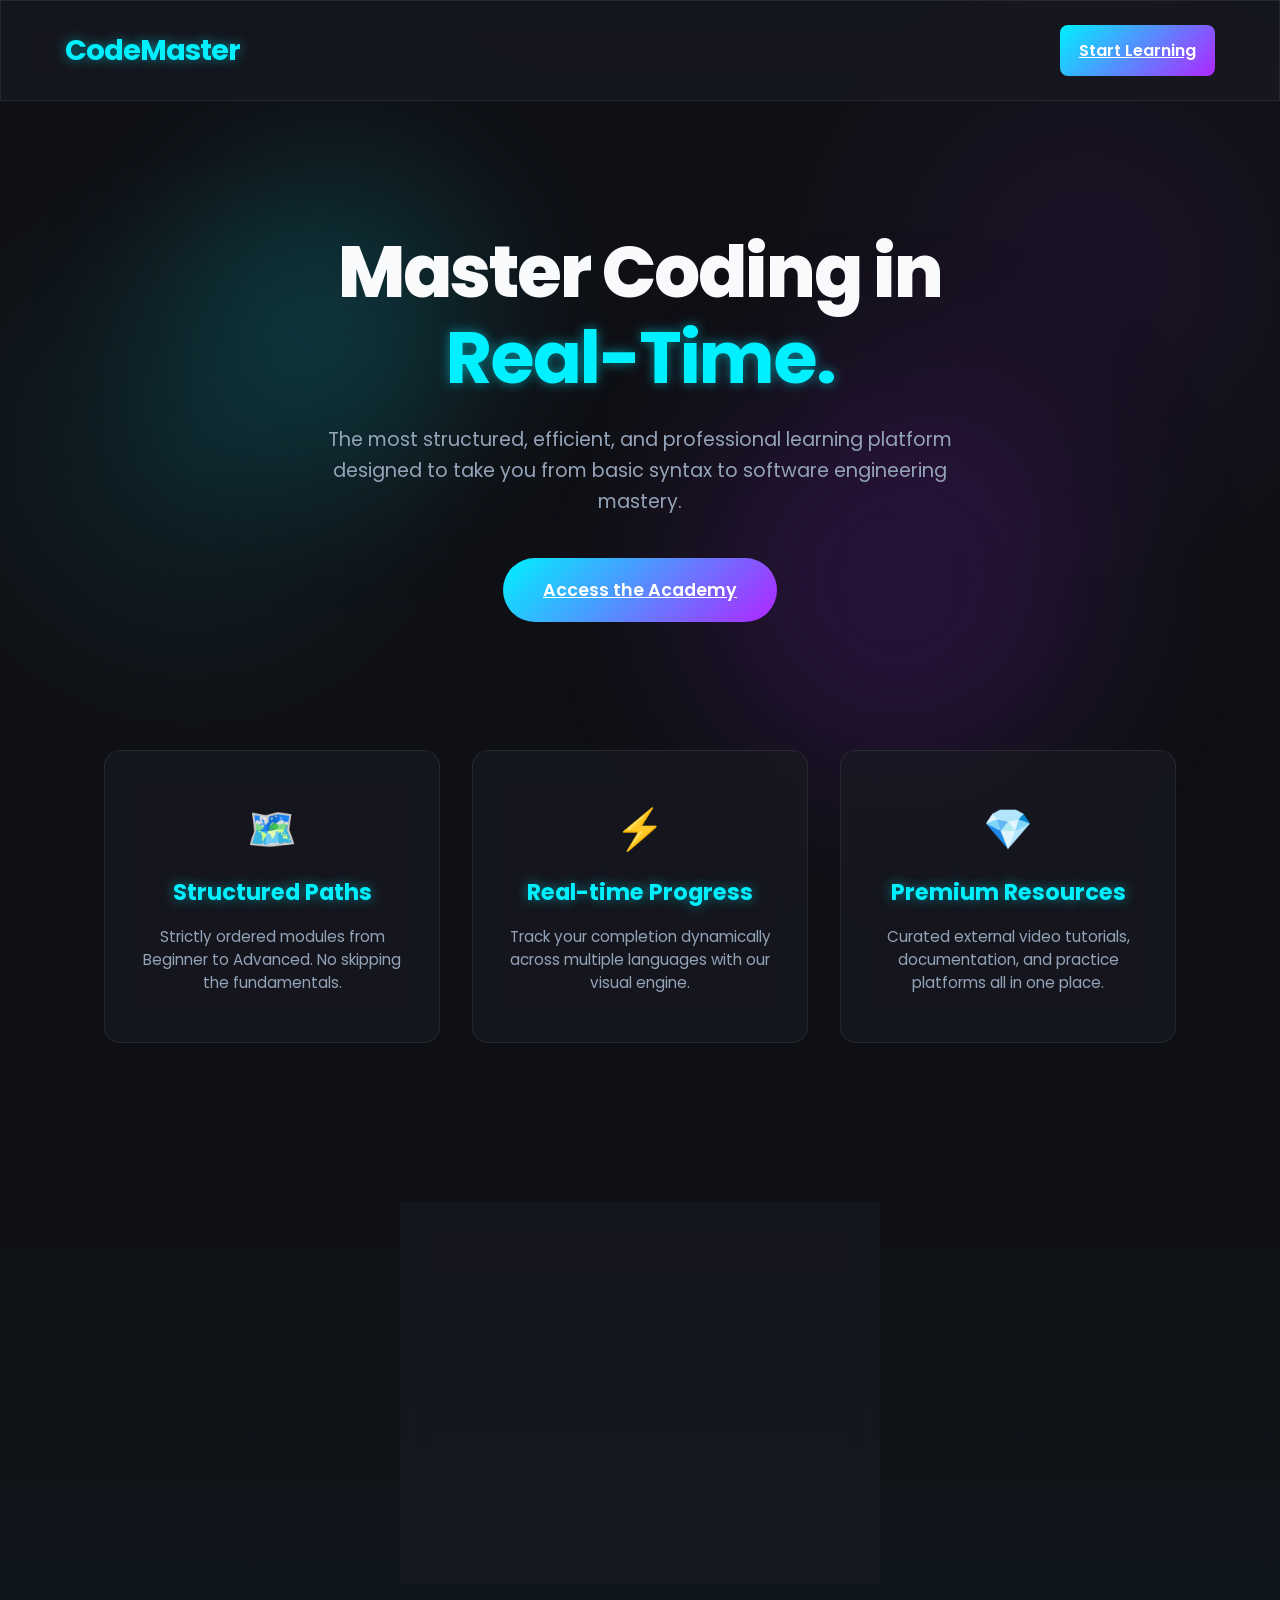
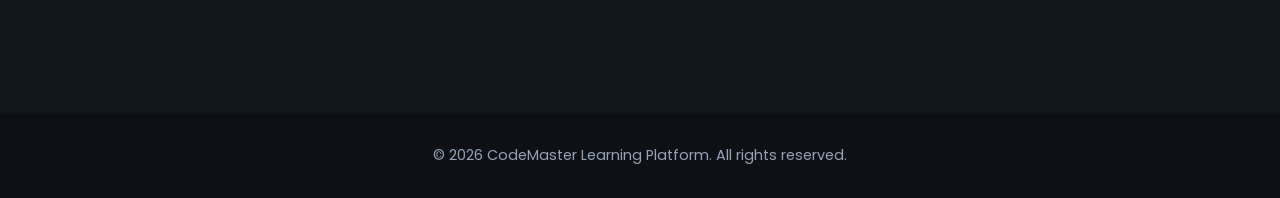
<file: index.html>
<!DOCTYPE html>
<html lang="en">
<head>
    <meta charset="UTF-8">
    <meta name="viewport" content="width=device-width, initial-scale=1.0">
    <title>CodeMaster | Learning Platform</title>
    <link rel="stylesheet" href="style.css">
    <link href="https://fonts.googleapis.com/css2?family=Fira+Code:wght@400;600&family=Poppins:wght@300;400;600;700&display=swap" rel="stylesheet">
</head>
<body>

    <!-- LANDING PAGE VIEW -->
    <div id="landing-view" style="display: flex; flex-direction: column; width: 100%; min-height: 100vh;">
        <!-- Navbar -->
        <header class="landing-nav glass-panel">
            <h2 class="glow-text" style="font-size: 1.8rem; margin:0; letter-spacing:-1px;">CodeMaster</h2>
            <a href="#auth-section" class="btn btn-primary glow-btn">Start Learning</a>
        </header>

        <!-- Hero Section -->
        <section class="hero-section">
            <div class="hero-shapes">
                <div class="shape shape-1"></div>
                <div class="shape shape-2"></div>
            </div>
            
            <h1 class="hero-title">Master Coding in <br><span class="glow-text">Real-Time.</span></h1>
            <p class="hero-subtitle">The most structured, efficient, and professional learning platform designed to take you from basic syntax to software engineering mastery.</p>
            <div style="margin-top: 2.5rem;">
                <a href="#auth-section" class="btn btn-primary glow-btn" style="padding: 1.2rem 2.5rem; font-size: 1.1rem; border-radius: 50px;">Access the Academy</a>
            </div>
        </section>

        <!-- Features Section -->
        <section class="features-section">
            <div class="glass-card feature-card">
                <div style="font-size: 2.5rem; margin-bottom: 1rem;">🗺️</div>
                <h3 class="glow-text">Structured Paths</h3>
                <p style="color: var(--text-muted); font-size: 0.95rem;">Strictly ordered modules from Beginner to Advanced. No skipping the fundamentals.</p>
            </div>
            <div class="glass-card feature-card">
                <div style="font-size: 2.5rem; margin-bottom: 1rem;">⚡</div>
                <h3 class="glow-text">Real-time Progress</h3>
                <p style="color: var(--text-muted); font-size: 0.95rem;">Track your completion dynamically across multiple languages with our visual engine.</p>
            </div>
            <div class="glass-card feature-card">
                <div style="font-size: 2.5rem; margin-bottom: 1rem;">💎</div>
                <h3 class="glow-text">Premium Resources</h3>
                <p style="color: var(--text-muted); font-size: 0.95rem;">Curated external video tutorials, documentation, and practice platforms all in one place.</p>
            </div>
        </section>

        <!-- Auth Section -->
        <section id="auth-section" class="auth-section">
            <div class="glass-card login-card">
                <h2 style="font-size: 2.2rem; margin-bottom: 0.5rem; letter-spacing:-1px;" class="glow-text">Initialize Learning</h2>
                <p style="color: var(--text-muted); margin-bottom: 2rem;">Enter your developer handle to sync your progress.</p>
                <form id="login-form">
                    <input type="text" id="username-input" placeholder="Developer handle..." required autocomplete="off">
                    <button type="submit" class="btn btn-primary glow-btn" style="width: 100%;">Enter Platform //></button>
                </form>
            </div>
        </section>
        
        <footer style="text-align:center; padding: 2rem; color: var(--text-muted); font-size: 0.9rem;">
            &copy; 2026 CodeMaster Learning Platform. All rights reserved.
        </footer>
    </div>

    <!-- MAIN APP SCREEN -->
    <div id="app-view" style="display: none;">
        <!-- Sidebar -->
        <nav class="sidebar glass-panel">
            <div class="brand" style="margin-bottom: 2rem;">
                <h2 class="glow-text" style="font-size: 1.5rem;">CodeMaster</h2>
                <div class="user-badge" id="display-username">User</div>
            </div>
            
            <ul class="nav-links">
                <li data-target="dashboard" class="nav-item active">
                    <svg viewBox="0 0 24 24" width="20" height="20" stroke="currentColor" stroke-width="2" fill="none"><rect x="3" y="3" width="7" height="7"></rect><rect x="14" y="3" width="7" height="7"></rect><rect x="14" y="14" width="7" height="7"></rect><rect x="3" y="14" width="7" height="7"></rect></svg>
                    Dashboard
                </li>
                <li data-target="guides" class="nav-item">
                    <svg viewBox="0 0 24 24" width="20" height="20" stroke="currentColor" stroke-width="2" fill="none"><polyline points="16 18 22 12 16 6"></polyline><polyline points="8 6 2 12 8 18"></polyline></svg>
                    Coding Guides
                </li>
                <li data-target="resources" class="nav-item">
                    <svg viewBox="0 0 24 24" width="20" height="20" stroke="currentColor" stroke-width="2" fill="none"><path d="M4 19.5A2.5 2.5 0 0 1 6.5 17H20"></path><path d="M6.5 2H20v20H6.5A2.5 2.5 0 0 1 4 19.5v-15A2.5 2.5 0 0 1 6.5 2z"></path></svg>
                    Resources
                </li>
            </ul>

            <button id="logout-btn" class="btn btn-outline glow-btn mt-auto" style="width: 100%;">System Logout</button>
        </nav>

        <!-- Main Content Wrapper -->
        <main class="content-area">
            
            <!-- Dashboard View -->
            <section id="view-dashboard" class="view-section active">
                <header class="section-header">
                    <h1>Dashboard</h1>
                    <p>Track your progression and resume your learning paths.</p>
                </header>

                <div class="glass-card quote-card mb-4 mt-3">
                    <p id="motivational-quote">"First, solve the problem. Then, write the code."<br><small style="color: #bbb; display: block; margin-top: 0.5rem;">– John Johnson</small></p>
                </div>

                <div class="grid-2">
                    <div class="glass-card">
                        <h3 style="font-size: 1.2rem; margin-bottom: 1rem;">Mastery Progress</h3>
                        <div class="progress-bar-container mt-2">
                            <div class="progress-info">
                                <span>Overall Completion</span>
                                <span id="overall-progress-text" class="glow-text">0%</span>
                            </div>
                            <div class="progress-track">
                                <div id="overall-progress-fill" class="progress-fill neon-bg"></div>
                            </div>
                        </div>

                        <ul id="completed-topics-list" class="topic-list mt-3">
                            <!-- JS populates this -->
                        </ul>
                    </div>

                    <div class="glass-card">
                        <h3 style="font-size: 1.2rem; margin-bottom: 0.5rem;">Continue Learning</h3>
                        <p style="color: #aaa; font-size: 0.9rem;">Jump right back into your active curriculum.</p>
                        <div id="continue-learning-widget" class="mt-3">
                            <!-- JS populated -->
                        </div>
                    </div>
                </div>
            </section>

            <!-- Coding Guides View -->
            <section id="view-guides" class="view-section" style="display: none;">
                <header class="section-header">
                    <h1>Programming Guides</h1>
                    <p>Structured roadmaps taking you from syntax to advanced algorithms.</p>
                </header>

                <div class="path-grid" id="paths-container">
                    <!-- Javascript will dynamically inject the arrays here -->
                </div>
            </section>

            <!-- Resources View -->
            <section id="view-resources" class="view-section" style="display: none;">
                <header class="section-header">
                    <h1>External Resources</h1>
                    <p>Curated tutorials, documentation, and practice platforms.</p>
                </header>

                <div class="resource-grid mt-3">
                    <!-- JS populated -->
                </div>
            </section>

        </main>
    </div>

    <script src="script.js"></script>
</body>
</html>
</file>
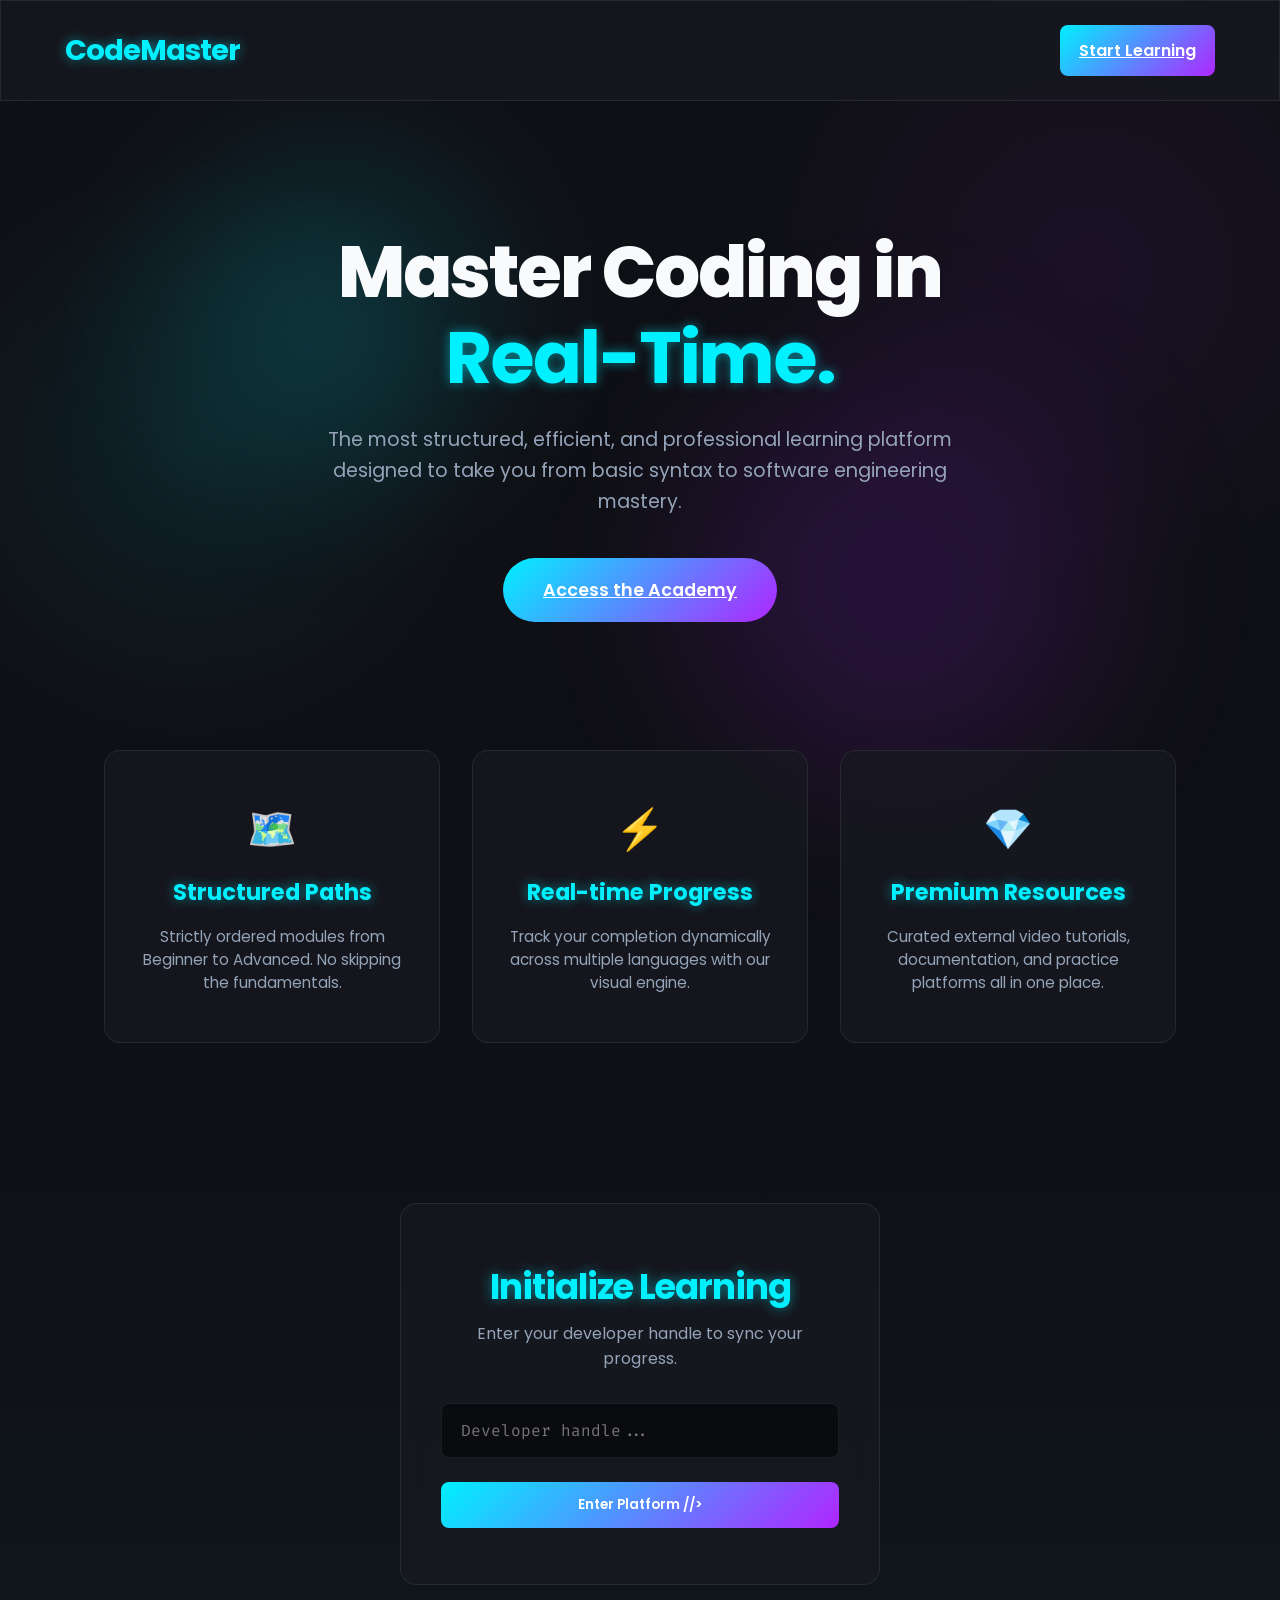
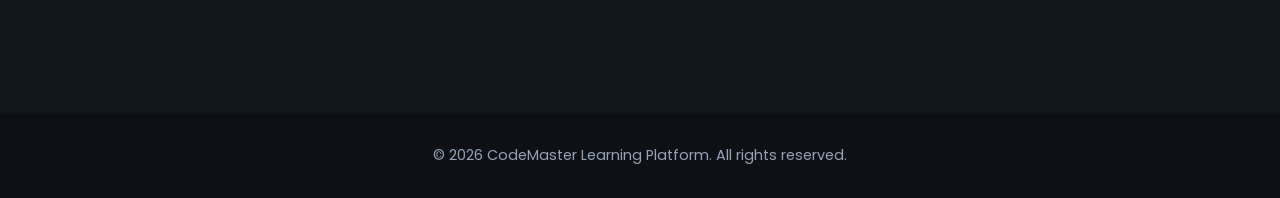
<file: planner.html>
<!DOCTYPE html>
<html>
<head>
    <meta http-equiv="refresh" content="0; url=index.html">
    <title>Redirecting...</title>
</head>
<body style="background: #111; color: white; padding: 2rem; font-family: sans-serif;">
    <p>This file is deprecated. Please open <b>index.html</b> to view the active platform.</p>
    <script>window.location.href = "index.html";</script>
</body>
</html>
</file>
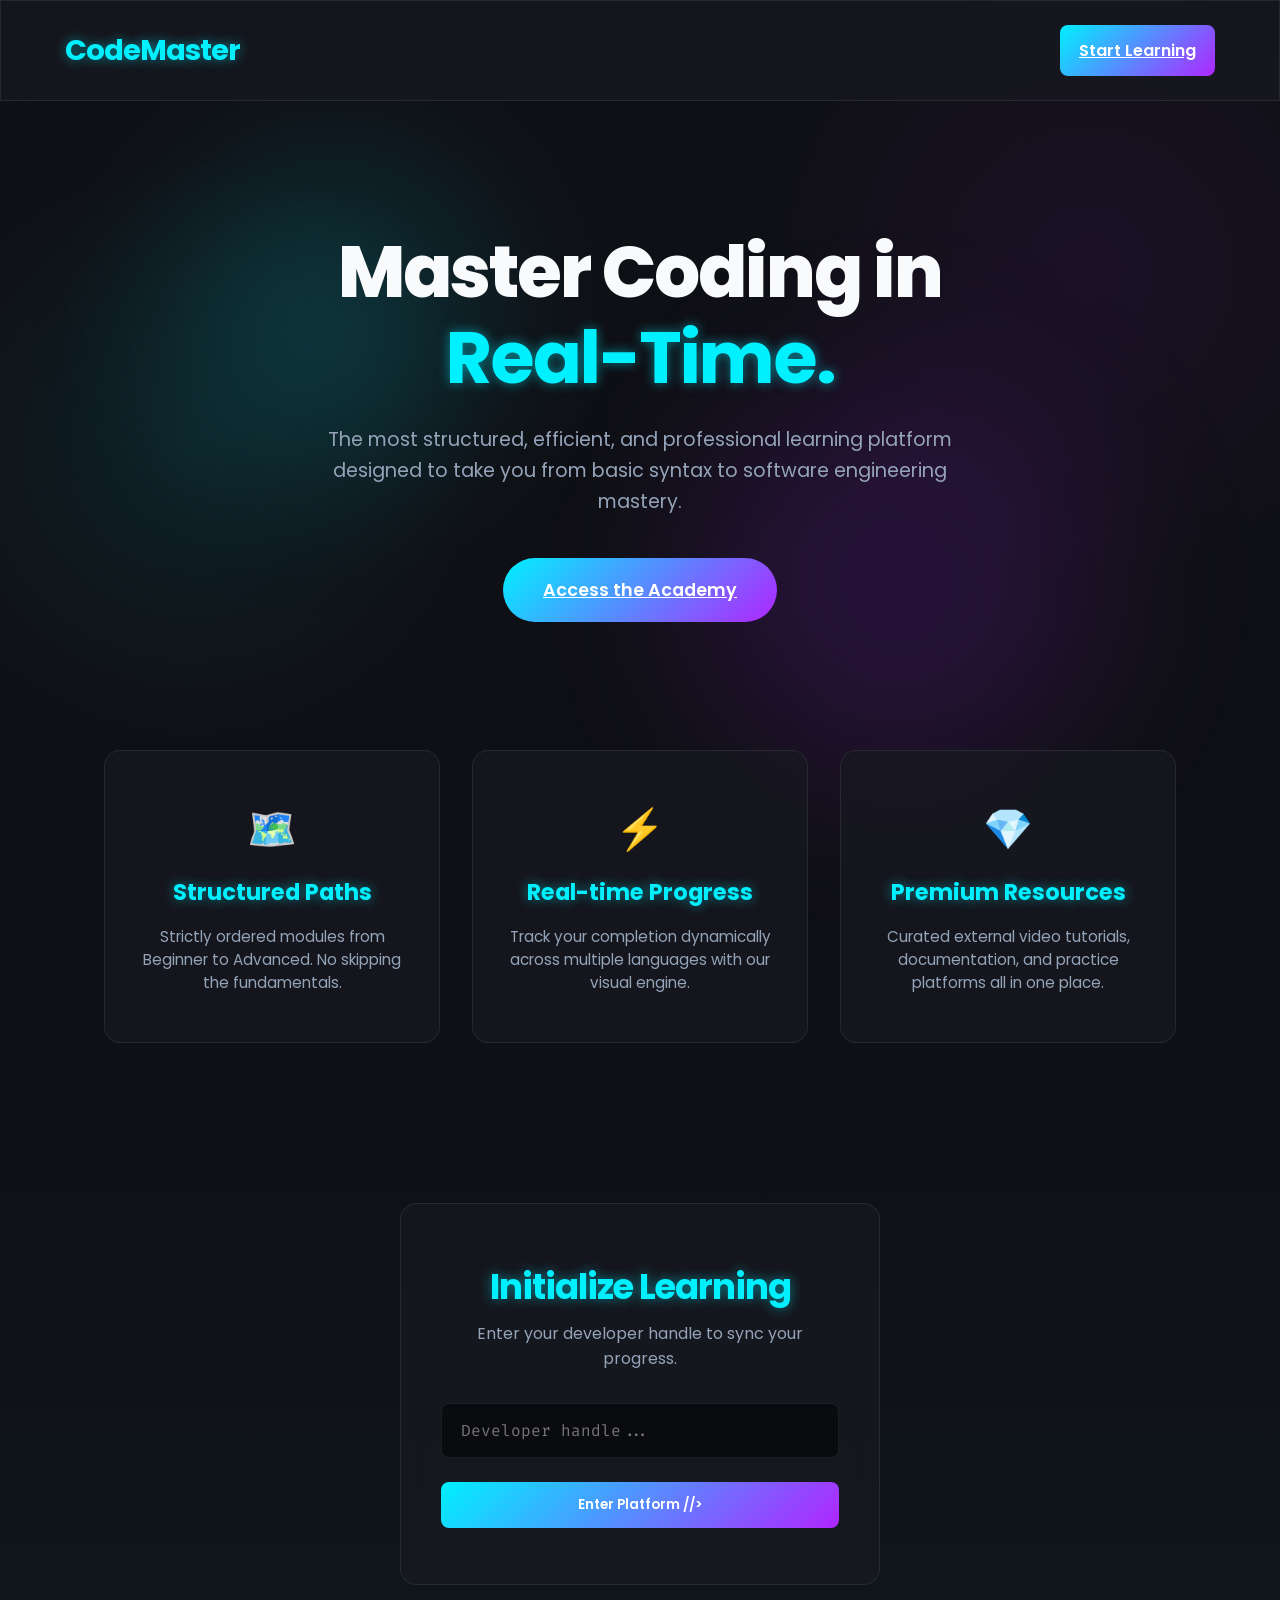
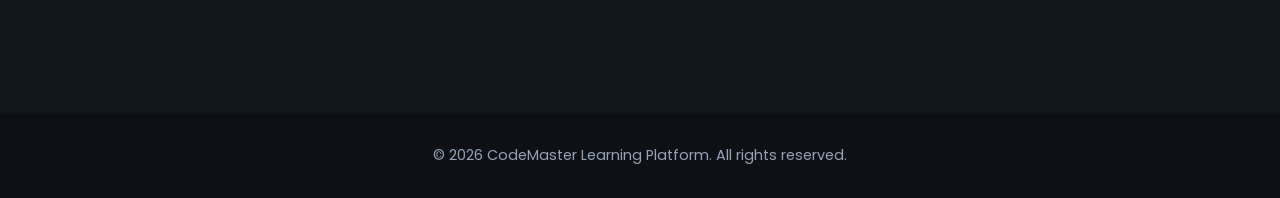
<file: reading.html>
<!DOCTYPE html>
<html>
<head>
    <meta http-equiv="refresh" content="0; url=index.html">
    <title>Redirecting...</title>
</head>
<body style="background: #111; color: white; padding: 2rem; font-family: sans-serif;">
    <p>This file is deprecated from the old version of the project.</p>
    <p>Please open <b>index.html</b> to view the active platform.</p>
    <script>window.location.href = "index.html";</script>
</body>
</html>
</file>
<file: style.css>
/* style.css */
:root {
    --bg-dark: #0f1015; /* Deep Charcoal black */
    --panel-bg: rgba(25, 27, 34, 0.65);
    --panel-border: rgba(255, 255, 255, 0.08);
    --text-main: #f8fafc;
    --text-muted: #94a3b8;
    
    --neon-blue: #00f0ff;
    --neon-purple: #b026ff;
    
    --font-sans: 'Poppins', sans-serif;
    --font-mono: 'Fira Code', monospace;
}

* { margin: 0; padding: 0; box-sizing: border-box; }

body {
    background-color: var(--bg-dark);
    color: var(--text-main);
    font-family: var(--font-sans);
    min-height: 100vh;
    background-image: 
        radial-gradient(circle at 15% 50%, rgba(0, 240, 255, 0.08), transparent 25%),
        radial-gradient(circle at 85% 30%, rgba(176, 38, 255, 0.08), transparent 25%);
    background-attachment: fixed;
    overflow-x: hidden;
}

/* Glassmorphism Classes */
.glass-panel {
    background: var(--panel-bg);
    backdrop-filter: blur(16px);
    border: 1px solid var(--panel-border);
}

.glass-card {
    background: var(--panel-bg);
    backdrop-filter: blur(16px);
    border: 1px solid var(--panel-border);
    border-radius: 16px;
    padding: 1.8rem;
    transition: transform 0.3s ease, box-shadow 0.3s ease, border-color 0.3s ease;
}

.glass-card:hover {
    transform: translateY(-5px);
    box-shadow: 0 15px 30px rgba(0,0,0,0.5), 0 0 20px rgba(0, 240, 255, 0.15);
    border-color: rgba(0, 240, 255, 0.3);
}

/* Utilities */
.glow-text {
    text-shadow: 0 0 12px rgba(0, 240, 255, 0.5);
    color: var(--neon-blue);
    font-weight: 700;
}

.mt-1 { margin-top: 0.5rem; }
.mt-2 { margin-top: 1rem; }
.mt-3 { margin-top: 1.5rem; }
.mt-auto { margin-top: auto; }
.mb-4 { margin-bottom: 2rem; }

/* Buttons */
.btn {
    font-family: var(--font-sans);
    font-weight: 600;
    padding: 0.8rem 1.2rem;
    border-radius: 8px;
    cursor: pointer;
    transition: all 0.3s ease;
    border: none;
    display: inline-block;
    text-align: center;
}

.btn-primary {
    background: linear-gradient(135deg, var(--neon-blue), var(--neon-purple));
    color: #fff;
}

.glow-btn:hover {
    transform: scale(1.05);
    box-shadow: 0 0 15px rgba(0, 240, 255, 0.5), 0 0 30px rgba(176, 38, 255, 0.4);
}

.glow-btn:active {
    transform: scale(0.98);
}

.btn-outline {
    background: rgba(0,0,0,0.3);
    border: 1px solid var(--neon-blue);
    color: var(--neon-blue);
}
.btn-outline:hover { background: rgba(0, 240, 255, 0.15); }

.btn:disabled {
    background: rgba(255,255,255,0.05);
    color: #555;
    cursor: not-allowed;
    border: 1px solid rgba(255,255,255,0.1);
}

/* Landing & Auth View */
html { scroll-behavior: smooth; }

.landing-nav {
    display: flex;
    justify-content: space-between;
    align-items: center;
    padding: 1.5rem 4rem;
    position: sticky;
    top: 0;
    z-index: 100;
}

.hero-section {
    text-align: center;
    padding: 8rem 2rem 6rem;
    position: relative;
    max-width: 900px;
    margin: 0 auto;
}

.hero-title {
    font-size: 4.5rem;
    font-weight: 800;
    line-height: 1.2;
    margin-bottom: 1.5rem;
    letter-spacing: -2px;
}

.hero-subtitle {
    font-size: 1.2rem;
    color: var(--text-muted);
    line-height: 1.6;
    max-width: 700px;
    margin: 0 auto;
}

.features-section {
    display: grid;
    grid-template-columns: repeat(auto-fit, minmax(280px, 1fr));
    gap: 2rem;
    padding: 2rem 4rem 6rem;
    max-width: 1200px;
    margin: 0 auto;
}

.feature-card {
    text-align: center;
    padding: 3rem 2rem;
}

.feature-card h3 {
    font-size: 1.4rem;
    margin-bottom: 1rem;
}

.auth-section {
    padding: 4rem 2rem 8rem;
    background: linear-gradient(to bottom, transparent, rgba(0,240,255,0.03));
    display: flex;
    justify-content: center;
}

.login-card { width: 100%; max-width: 480px; text-align: center; padding: 3.5rem 2.5rem; }

.hero-shapes .shape {
    position: absolute;
    border-radius: 50%;
    filter: blur(80px);
    z-index: -1;
    animation: float 10s infinite ease-in-out alternate;
}

.shape-1 {
    width: 300px;
    height: 300px;
    background: rgba(0, 240, 255, 0.15);
    top: 10%;
    left: -10%;
}

.shape-2 {
    width: 400px;
    height: 400px;
    background: rgba(176, 38, 255, 0.15);
    bottom: -10%;
    right: -10%;
    animation-delay: -5s;
}

@keyframes float {
    0% { transform: translate(0, 0) scale(1); }
    100% { transform: translate(30px, 50px) scale(1.1); }
}

input[type="text"] {
    width: 100%; padding: 1rem 1.2rem; background: rgba(0,0,0,0.5);
    border: 1px solid var(--panel-border); border-radius: 8px; color: white;
    font-family: var(--font-mono); font-size: 1rem; margin-bottom: 1.5rem;
    outline: none; transition: all 0.3s ease;
}
input[type="text"]:focus { border-color: var(--neon-blue); box-shadow: 0 0 15px rgba(0, 240, 255, 0.25); }

/* Layout */
#app-view { display: flex; height: 100vh; }
.sidebar { width: 280px; display: flex; flex-direction: column; padding: 2.5rem 1.5rem; border-right: 1px solid var(--panel-border); z-index: 10; }
.brand h2 { font-size: 1.8rem; margin-bottom: 0.5rem; letter-spacing: -1px; }
.user-badge { display: inline-block; padding: 0.3rem 0.8rem; background: rgba(176, 38, 255, 0.15); border: 1px solid var(--neon-purple); border-radius: 20px; font-size: 0.75rem; font-family: var(--font-mono); color: white; }

.nav-links { list-style: none; }
.nav-item { display: flex; align-items: center; gap: 1rem; padding: 1rem 1.2rem; color: var(--text-muted); border-radius: 12px; cursor: pointer; transition: all 0.3s; font-weight: 500; margin-bottom: 0.8rem; }
.nav-item:hover { background: rgba(255, 255, 255, 0.08); color: white; transform: translateX(5px); }
.nav-item.active { background: linear-gradient(90deg, rgba(0, 240, 255, 0.15), transparent); color: var(--neon-blue); border-left: 3px solid var(--neon-blue); }

.content-area { flex: 1; overflow-y: auto; padding: 3rem 4rem; }
.section-header { margin-bottom: 2.5rem; }
.section-header h1 { font-size: 2.5rem; margin-bottom: 0.5rem; letter-spacing: -1px; }
.section-header p { color: var(--text-muted); font-size: 1.1rem; }

/* Dashboard */
.grid-2 { display: grid; grid-template-columns: repeat(auto-fit, minmax(350px, 1fr)); gap: 2rem; }
.quote-card { background: linear-gradient(135deg, rgba(0, 240, 255, 0.08), rgba(176, 38, 255, 0.05)); border-left: 4px solid var(--neon-purple); padding: 1.5rem 2rem; }
.quote-card p { font-size: 1.2rem; font-style: italic; line-height: 1.5; }

/* Progress */
.progress-info { display: flex; justify-content: space-between; margin-bottom: 0.8rem; font-weight: 600; }
.progress-track { height: 14px; border-radius: 10px; overflow: hidden; background: rgba(255,255,255,0.05); box-shadow: inset 0 2px 4px rgba(0,0,0,0.5); }
.progress-fill { height: 100%; width: 0%; transition: width 1.2s cubic-bezier(0.1, 0.7, 0.3, 1); }
.neon-bg { background: linear-gradient(90deg, var(--neon-purple), var(--neon-blue)); box-shadow: 0 0 15px var(--neon-blue); }
.topic-list { list-style: none; }
.topic-list li { padding: 1rem 0.5rem; border-bottom: 1px solid var(--panel-border); display: flex; align-items: center; gap: 12px; font-size: 0.95rem; }
.topic-list li:last-child { border-bottom: none; }
.topic-list li::before { content: "✓"; color: var(--neon-blue); font-weight: bold; }

/* Guides */
.path-grid { display: flex; flex-direction: column; gap: 2.5rem; margin-top: 2rem; }
.module-row {
    display: flex;
    align-items: center;
    justify-content: space-between;
    padding: 1.2rem 1.5rem;
    background: rgba(0,0,0,0.3);
    border-radius: 10px;
    border-left: 4px solid var(--panel-border);
    transition: transform 0.2s, background 0.3s;
    margin-bottom: 10px;
}
.module-row:hover {
    background: rgba(0,0,0,0.6);
    transform: translateX(5px);
}

/* Resources */
.resource-grid { margin-top: 2rem; }
.resource-card h3 { margin-bottom: 0.5rem; }
.resource-card a { color: var(--neon-blue); text-decoration: none; display: inline-block; margin-top: 1rem; font-weight: 600; transition: text-shadow 0.3s; }
.resource-card a:hover { text-shadow: 0 0 8px rgba(0, 240, 255, 0.6); }

/* Animation */
.fade-in { animation: fadeIn 0.5s ease-out forwards; }
@keyframes fadeIn { from { opacity: 0; transform: translateY(15px); } to { opacity: 1; transform: translateY(0); } }

/* Mobile */
@media (max-width: 900px) {
    #app-view { flex-direction: column; }
    .sidebar { width: 100%; border-right: none; border-bottom: 1px solid var(--panel-border); padding: 1.5rem; flex-direction: row; flex-wrap: wrap; align-items: center; justify-content: space-between; }
    .nav-links { display: flex; width: 100%; justify-content: space-between; margin-top: 1rem; }
    .nav-item { padding: 0.8rem; flex: 1; justify-content: center; font-size: 0.9rem; margin-bottom: 0;}
    .nav-item svg { display: none; }
    .content-area { padding: 2rem 1.5rem; }
    #logout-btn { display: none; }
    .module-row { flex-direction: column; align-items: flex-start; gap: 1.5rem; }
    .module-row > div { width: 100%; }
    .module-row > div:last-child { align-items: flex-start; flex-direction: column; }
    
    .landing-nav { padding: 1.5rem; }
    .hero-title { font-size: 3rem; }
    .features-section { padding: 1rem 1.5rem 4rem; }
    .login-card { padding: 2.5rem 1.5rem; }
}
</file>
